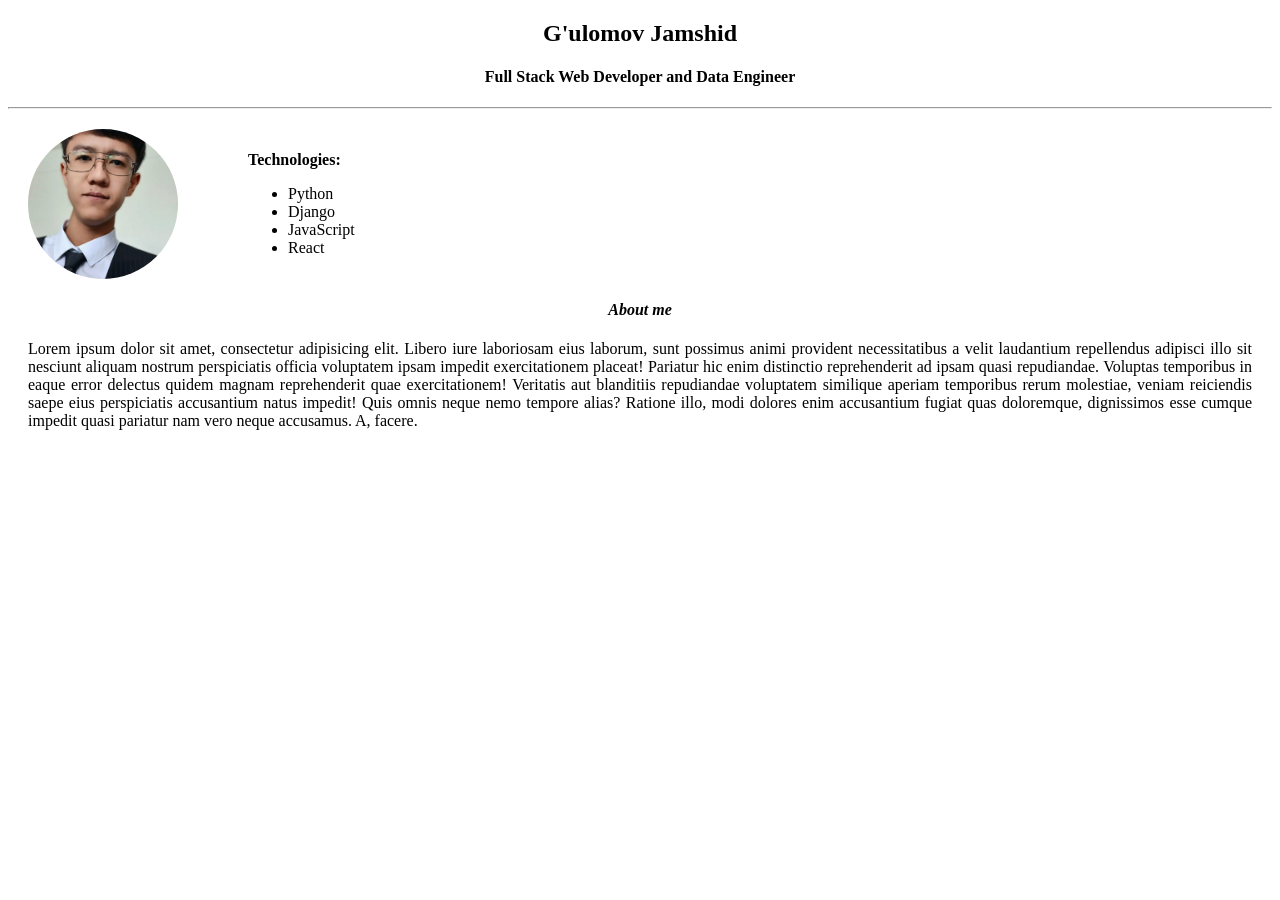
<file: cv/cv-jamshid/index.html>
<!doctype html>
<html lang="en">
  <head>
    <meta charset="UTF-8" />
    <meta name="viewport" content="width=device-width, initial-scale=1.0" />
    <title>Portfolio</title>
  </head>
  <body>
    <center><h2>G'ulomov Jamshid</h2></center>
    <center><h4>Full Stack Web Developer and Data Engineer</h4></center>
    <hr />
    <div style="display: flex; align-items: center; gap: 70px; margin: 20px">
      <img
        src="me.jpg"
        alt="Profile Image"
        width="150"
        height="150"
        style="border-radius: 50%; object-fit: cover"
      />

      <div>
        <p><b> Technologies:</b></p>

        <ul>
          <li>Python</li>
          <li>Django</li>
          <li>JavaScript</li>
          <li>React</li>
        </ul>
      </div>
    </div>
    <center><h4><i>About me</i></h4></center>
    <p style="margin: 20px; text-align: justify">
      Lorem ipsum dolor sit amet, consectetur adipisicing elit. Libero iure
      laboriosam eius laborum, sunt possimus animi provident necessitatibus a
      velit laudantium repellendus adipisci illo sit nesciunt aliquam nostrum
      perspiciatis officia voluptatem ipsam impedit exercitationem placeat!
      Pariatur hic enim distinctio reprehenderit ad ipsam quasi repudiandae.
      Voluptas temporibus in eaque error delectus quidem magnam reprehenderit
      quae exercitationem! Veritatis aut blanditiis repudiandae voluptatem
      similique aperiam temporibus rerum molestiae, veniam reiciendis saepe eius
      perspiciatis accusantium natus impedit! Quis omnis neque nemo tempore
      alias? Ratione illo, modi dolores enim accusantium fugiat quas doloremque,
      dignissimos esse cumque impedit quasi pariatur nam vero neque accusamus.
      A, facere.
    </p>
  </body>
</html>
</file>
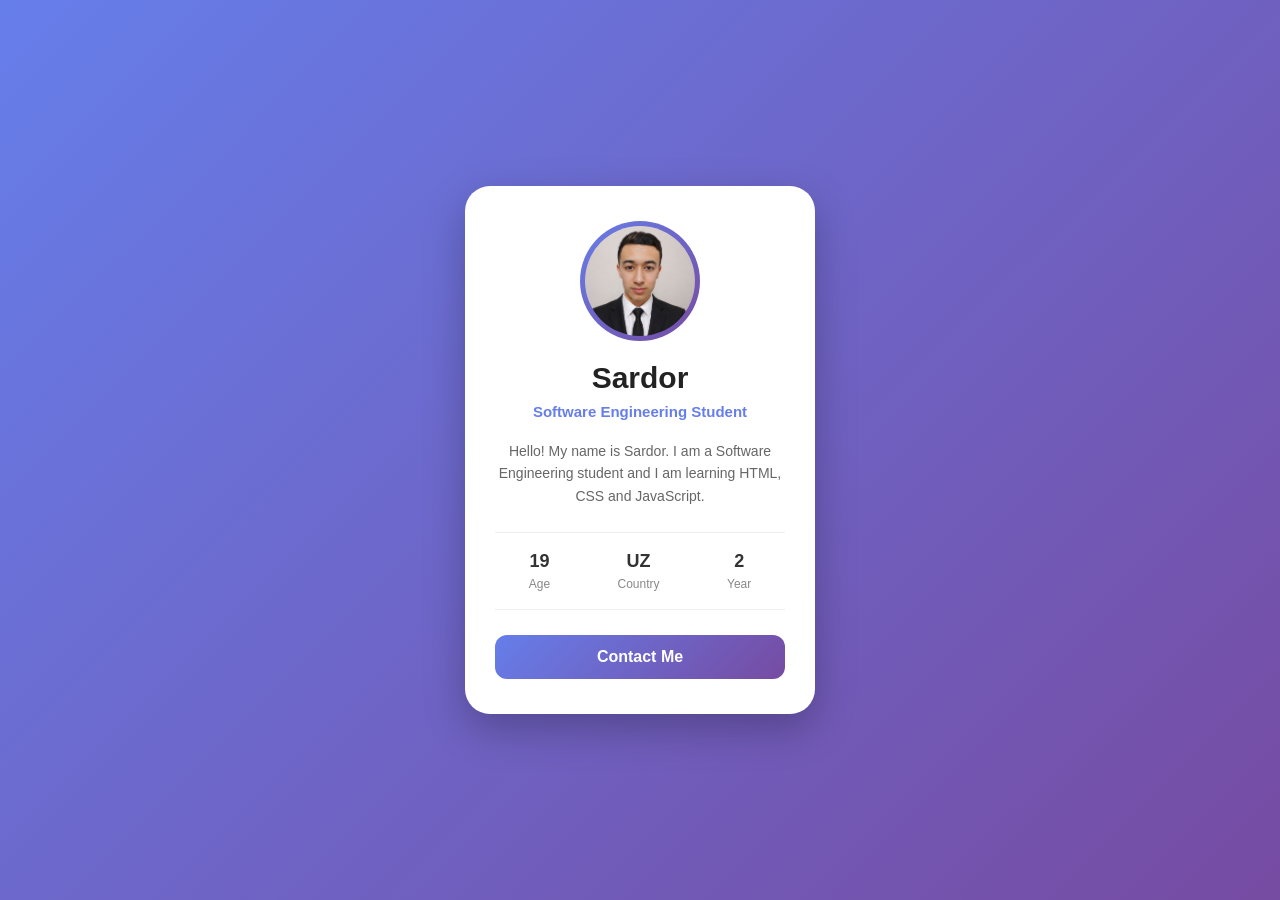
<file: cv/cv-sardor/index.html>
<!DOCTYPE html>
<html lang="en">
<head>
    <meta charset="UTF-8">
    <meta name="viewport" content="width=device-width, initial-scale=1.0">
    <title>My Profile</title>
    <link rel="stylesheet" href="style.css">
</head>
<body>

    <div class="profile-card">

        <div class="profile-image">
            <img src="my_photo.jpg" alt="Profile">
        </div>

        <h1>Sardor</h1>
        <p class="job">Software Engineering Student</p>

        <p class="about">
            Hello! My name is Sardor. I am a Software Engineering
            student and I am learning HTML, CSS and JavaScript.
        </p>

        <div class="info">
            <div>
                <strong>19</strong>
                <span>Age</span>
            </div>

            <div>
                <strong>UZ</strong>
                <span>Country</span>
            </div>

            <div>
                <strong>2</strong>
                <span>Year</span>
            </div>
        </div>

        <button>Contact Me</button>

    </div>

</body>
</html>
</file>
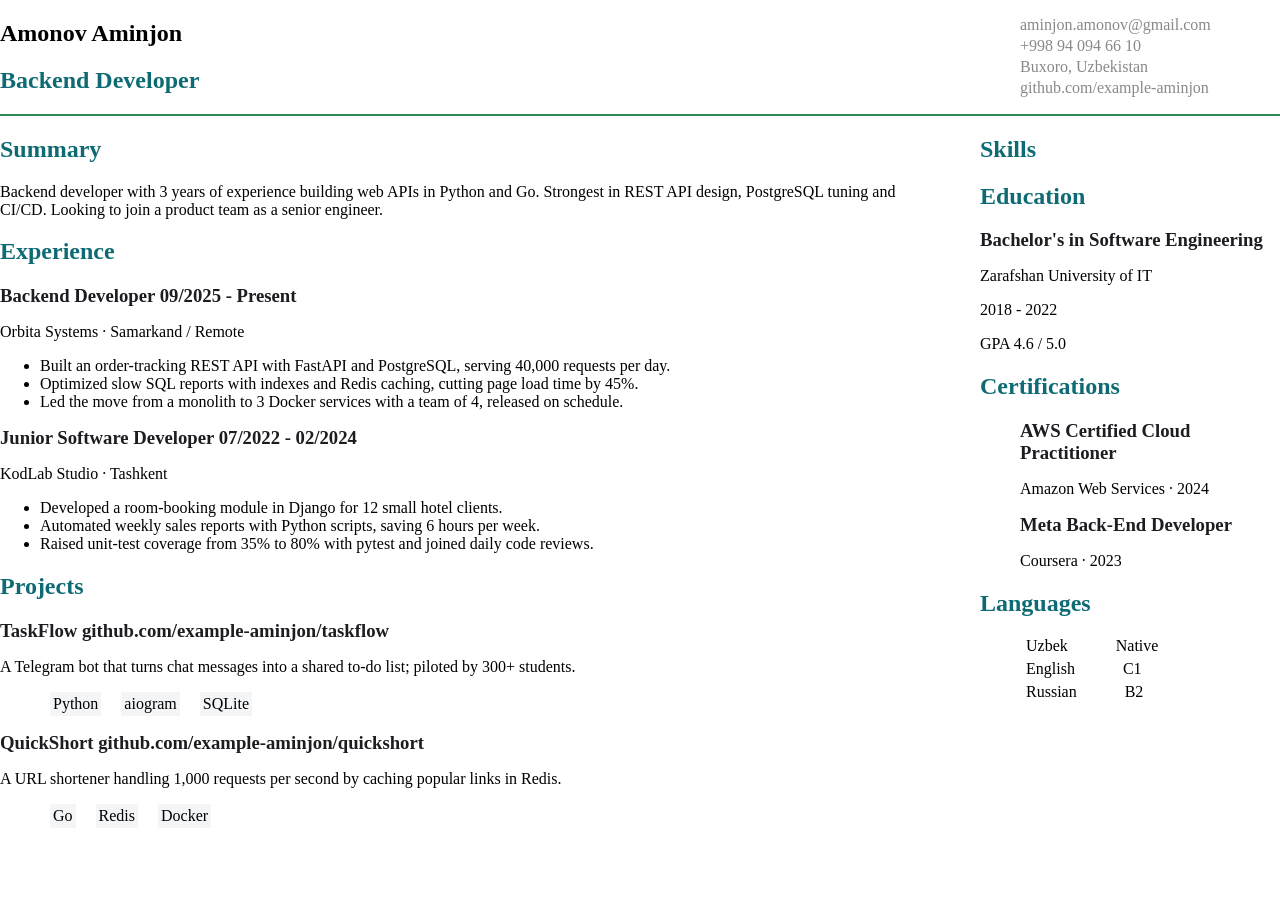
<file: cv/aminjonamonov.html>
<!DOCTYPE html>
<html lang="en">

<head>
    <meta charset="UTF-8">
    <meta name="viewport" content="width=device-width, initial-scale=1.0">
    <title>CV Amonov Aminjon</title>
    <link rel="stylesheet" href="style.css">
    <style>
        #main {
            width: 1300px;
            max-width: 100%;
            margin: 0 auto;
        }
    </style>
</head>

<body>
    <div id="main">

        <header>

            <div class="main-style">

            <section class="name">
                <h1>Amonov Aminjon</h1>
                <h2>Backend Developer</h2>
            </section>

            <section class="information">
                <ul>
                    <li>aminjon.amonov@gmail.com</li>
                    <li>+998 94 094 66 10</li>
                    <li>Buxoro, Uzbekistan</li>
                    <li>github.com/example-aminjon</li>
                </ul>
            </section>

            </div>

        </header>

        <div class="main-style">

            <main>

                <section class="summary">
                    <h2>Summary</h2>
                    <p>Backend developer with 3 years of experience building web APIs in Python and Go. Strongest in
                        REST
                        API design, PostgreSQL tuning and CI/CD. Looking to join a product team as a senior engineer.
                    </p>
                </section>

                <section class="experience">
                    <h2>Experience</h2>
                    <h3>Backend Developer <span>09/2025 - Present</span></h3>
                    <p>Orbita Systems · Samarkand / Remote</p>
                    <ul>
                        <li>Built an order-tracking REST API with FastAPI and PostgreSQL, serving 40,000 requests per
                            day.
                        </li>
                        <li>Optimized slow SQL reports with indexes and Redis caching, cutting page load time by 45%.
                        </li>
                        <li>Led the move from a monolith to 3 Docker services with a team of 4, released on schedule.
                        </li>
                    </ul>
                    <h3>Junior Software Developer <span>07/2022 - 02/2024</span></h3>
                    <p>KodLab Studio · Tashkent</p>
                    <ul>
                        <li>Developed a room-booking module in Django for 12 small hotel clients.</li>
                        <li>Automated weekly sales reports with Python scripts, saving 6 hours per week.</li>
                        <li>Raised unit-test coverage from 35% to 80% with pytest and joined daily code reviews.</li>
                    </ul>
                </section>

                <section class="projects">
                    <h2>Projects</h2>
                    <h3>TaskFlow <span>github.com/example-aminjon/taskflow</span></h3>
                    <p>A Telegram bot that turns chat messages into a shared to-do list; piloted by 300+ students.</p>
                    <ul>
                        <li>Python</li>
                        <li>aiogram</li>
                        <li>SQLite</li>
                    </ul>
                    <h3>QuickShort <span>github.com/example-aminjon/quickshort</span></h3>
                    <p>A URL shortener handling 1,000 requests per second by caching popular links in Redis.</p>
                    <ul>
                        <li>Go</li>
                        <li>Redis</li>
                        <li>Docker</li>
                    </ul>
                </section>

            </main>

            <aside>

                <section class="skills">
                    <h2>Skills</h2>

                </section>

                <section class="education">
                    <h2>Education</h2>
                    <h3>Bachelor's in Software Engineering</h3>
                    <p>Zarafshan University of IT</p>
                    <p>2018 - 2022</p>
                    <p>GPA 4.6 / 5.0</p>
                </section>

                <section class="certifications">
                    <h2>Certifications</h2>
                    <ul>
                        <li>
                            <h3>AWS Certified Cloud Practitioner</h3>
                            <p>Amazon Web Services · 2024</p>
                        </li>
                        <li>
                            <h3>Meta Back-End Developer</h3>
                            <p>Coursera · 2023</p>
                        </li>
                    </ul>
                </section>

                <section class="languages">
                    <h2>Languages</h2>
                    <ul>
                        <li>Uzbek <span>Native</span></li>
                        <li>English <span>C1</span></li>
                        <li>Russian <span>B2</span></li>
                    </ul>
                </section>

            </aside>

        </div>

    </div>
</body>

</html>
</file>
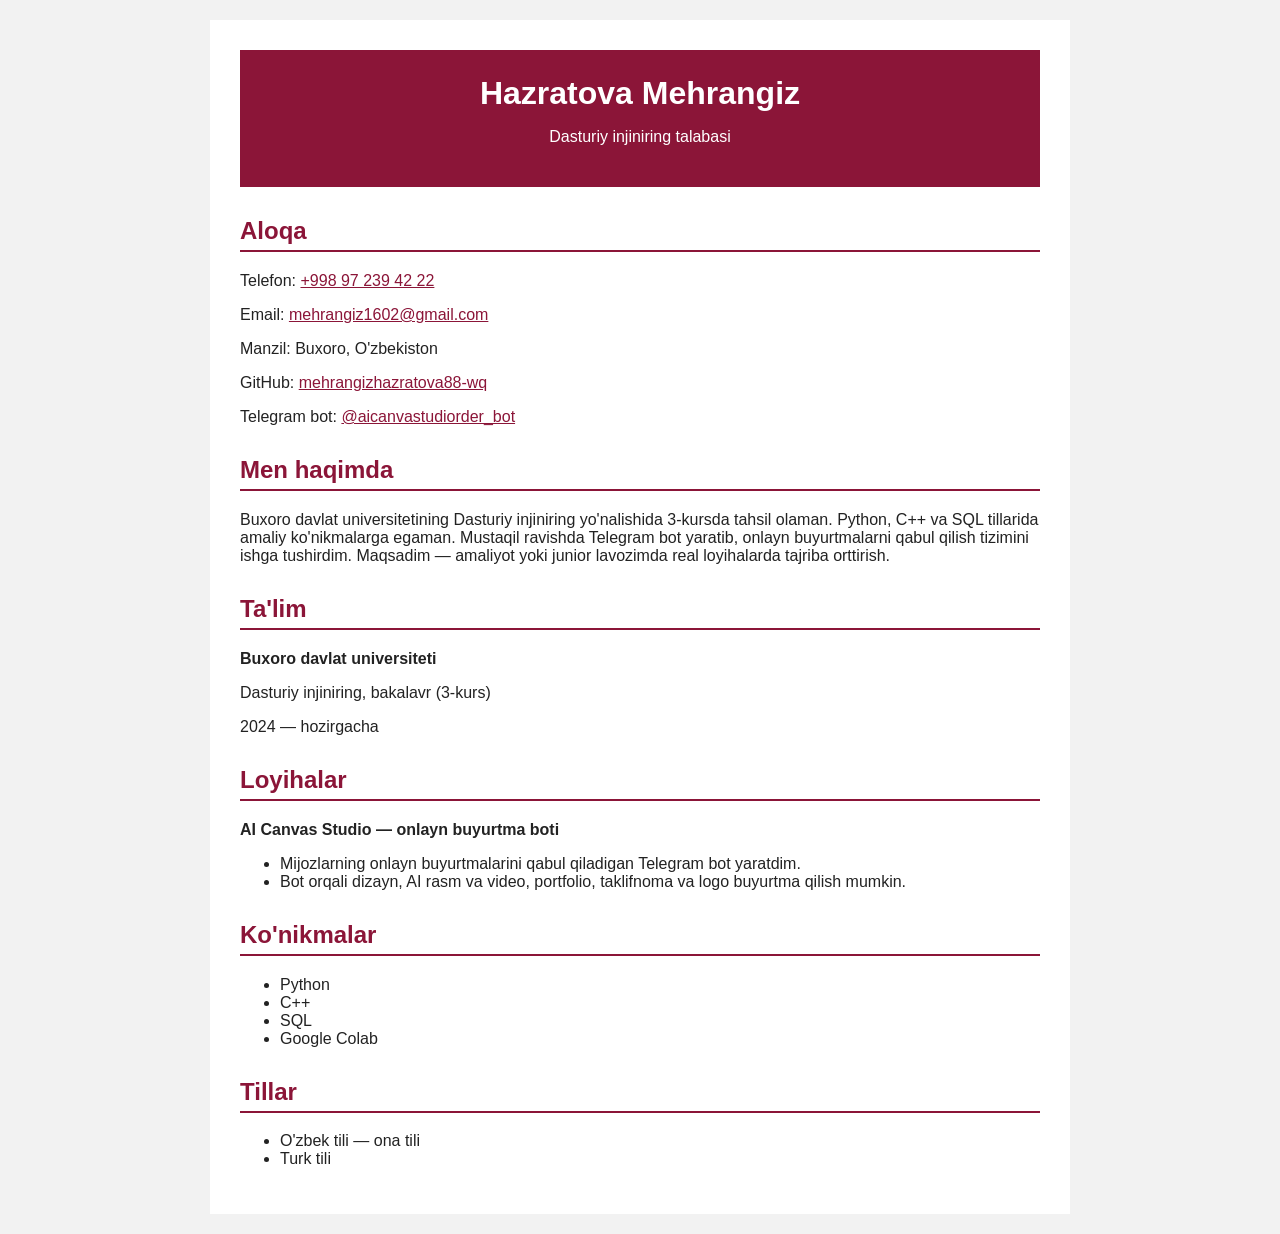
<file: cv/cv-mehrangiz/cv.html>
<!DOCTYPE html>
<html lang="uz">
<head>
  <!-- O'zbekcha harflar (o', g') to'g'ri chiqishi uchun -->
  <meta charset="utf-8">
  <!-- Sahifa nomi (brauzer yorlig'ida ko'rinadi) -->
  <title>Hazratova Mehrangiz — CV</title>

  <style>
    /* ===== CSS: sahifaning dizayni shu yerda ===== */

    /* Butun sahifa uchun: shrift, orqa fon rangi */
    body {
      font-family: Arial, sans-serif;
      background-color: #f2f2f2;
      color: #222222;
      margin: 0;
      padding: 20px;
    }

    /* CV ni o'rtaga qo'yadigan oq quti */
    .cv {
      max-width: 800px;      /* eng ko'pi bilan 800 piksel kenglik */
      margin: 0 auto;        /* o'rtaga joylash */
      background-color: white;
      padding: 30px;
    }

    /* Yuqoridagi cherry rangli qism (ism va lavozim) */
    .header {
      background-color: #8b1538;   /* cherry rangi */
      color: white;
      padding: 25px;
      text-align: center;
    }

    .header h1 {
      margin: 0;             /* ortiqcha oraliqni olib tashlaymiz */
    }

    /* Bo'lim sarlavhalari (Ta'lim, Loyihalar va h.k.) */
    h2 {
      color: #8b1538;
      border-bottom: 2px solid #8b1538;   /* sarlavha tagidagi chiziq */
      padding-bottom: 5px;
      margin-top: 30px;
    }

    /* Havolalar rangi */
    a {
      color: #8b1538;
    }
  </style>
</head>

<body>
  <!-- Butun CV shu quti ichida -->
  <div class="cv">

    <!-- 1. Ism va lavozim -->
    <div class="header">
      <h1>Hazratova Mehrangiz</h1>
      <p>Dasturiy injiniring talabasi</p>
    </div>

    <!-- 2. Aloqa ma'lumotlari -->
    <h2>Aloqa</h2>
    <p>Telefon: <a href="tel:+998972394222">+998 97 239 42 22</a></p>
    <p>Email: <a href="mailto:mehrangiz1602@gmail.com">mehrangiz1602@gmail.com</a></p>
    <p>Manzil: Buxoro, O'zbekiston</p>
    <p>GitHub: <a href="https://github.com/mehrangizhazratova88-wq">mehrangizhazratova88-wq</a></p>
    <p>Telegram bot: <a href="https://t.me/aicanvastudiorder_bot">@aicanvastudiorder_bot</a></p>

    <!-- 3. O'zim haqimda -->
    <h2>Men haqimda</h2>
    <p>
      Buxoro davlat universitetining Dasturiy injiniring yo'nalishida
      3-kursda tahsil olaman. Python, C++ va SQL tillarida amaliy
      ko'nikmalarga egaman. Mustaqil ravishda Telegram bot yaratib,
      onlayn buyurtmalarni qabul qilish tizimini ishga tushirdim.
      Maqsadim — amaliyot yoki junior lavozimda real loyihalarda
      tajriba orttirish.
    </p>

    <!-- 4. Ta'lim -->
    <h2>Ta'lim</h2>
    <p><b>Buxoro davlat universiteti</b></p>
    <p>Dasturiy injiniring, bakalavr (3-kurs)</p>
    <p>2024 — hozirgacha</p>

    <!-- 5. Loyihalar -->
    <h2>Loyihalar</h2>
    <p><b>AI Canvas Studio — onlayn buyurtma boti</b></p>
    <!-- ul = nuqtali ro'yxat, li = ro'yxatning har bir qatori -->
    <ul>
      <li>Mijozlarning onlayn buyurtmalarini qabul qiladigan Telegram bot yaratdim.</li>
      <li>Bot orqali dizayn, AI rasm va video, portfolio, taklifnoma va logo buyurtma qilish mumkin.</li>
    </ul>

    <!-- 6. Ko'nikmalar -->
    <h2>Ko'nikmalar</h2>
    <ul>
      <li>Python</li>
      <li>C++</li>
      <li>SQL</li>
      <li>Google Colab</li>
    </ul>

    <!-- 7. Tillar -->
    <h2>Tillar</h2>
    <ul>
      <li>O'zbek tili — ona tili</li>
      <li>Turk tili</li>
    </ul>

  </div>
</body>
</html>
</file>
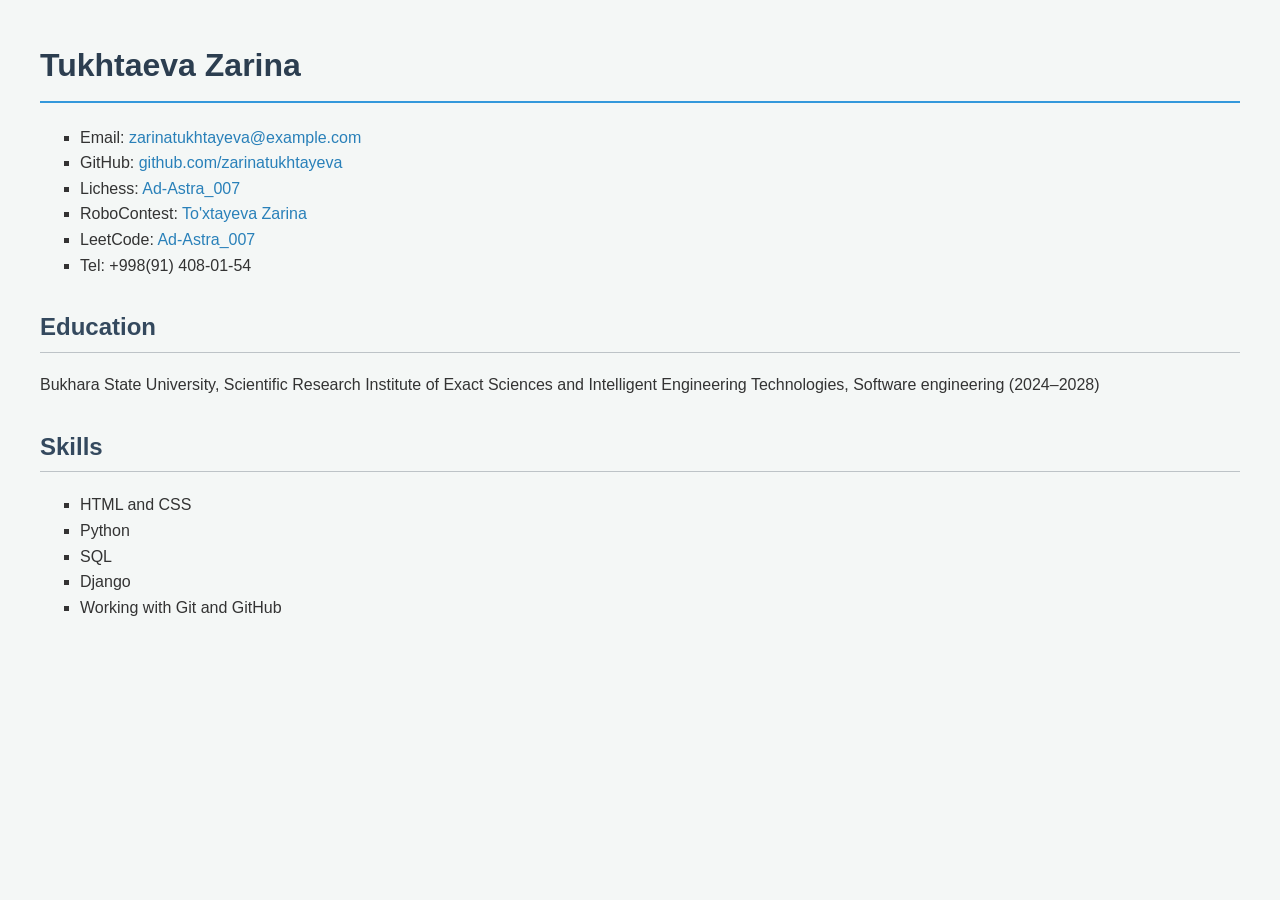
<file: cv/cv-zarina/Tukhtaeva_Zarina.html>
<!DOCTYPE html>
<html>
<head>
    <meta charset="UTF-8">
    <title>My CV - Tukhtaeva Zarina</title>
    <style>
        body {
            font-family: Arial, sans-serif;
            margin: 40px;
            background-color: #f4f7f6;
            color: #333333;
            line-height: 1.6;
        }
        h1 {
            color: #2c3e50;
            border-bottom: 2px solid #3498db;
            padding-bottom: 10px;
        }
        h2 {
            color: #34495e;
            border-bottom: 1px solid #bdc3c7;
            padding-bottom: 5px;
            margin-top: 30px;
        }
        ul {
            list-style-type: square;
        }
        a {
            color: #2980b9;
            text-decoration: none;
        }
        a:hover {
            text-decoration: underline;
        }
    </style>
</head>
<body>
    <h1>Tukhtaeva Zarina</h1>
    
    <ul>
        <li>Email: <a href="mailto:zarinatukhtayeva@example.com">zarinatukhtayeva@example.com</a></li>
        <li>GitHub: <a href="https://github.com/zarinatukhtayeva">github.com/zarinatukhtayeva</a></li>
	<li>Lichess: <a href="https://lichess.org/@/Ad-Astra_007">Ad-Astra_007</a></li>
	<li>RoboContest: <a href="https://robocontest.uz/profile/ad-astra_007">To'xtayeva Zarina</a></li>
	<li>LeetCode: <a href="https://leetcode.com/Ad-Astra_007">Ad-Astra_007</a></li>
        <li>Tel: +998(91) 408-01-54</li>
    </ul>

    <h2>Education</h2>
    <p>Bukhara State University, Scientific Research Institute of Exact Sciences and Intelligent Engineering Technologies, Software engineering (2024–2028)</p>

    <h2>Skills</h2>
    <ul>
        <li>HTML and CSS</li>
        <li>Python</li>
        <li>SQL</li>
        <li>Django</li>
        <li>Working with Git and GitHub</li>
    </ul>
</body>
</html>
</file>
<file: cv/cv-sardor/style.css>
* {
    margin: 0;
    padding: 0;
    box-sizing: border-box;
}

body {
    min-height: 100vh;
    display: flex;
    justify-content: center;
    align-items: center;
    background: linear-gradient(135deg, #667eea, #764ba2);
    font-family: Arial, sans-serif;
}

.profile-card {
    width: 350px;
    background-color: white;
    padding: 35px 30px;
    border-radius: 25px;
    text-align: center;
    box-shadow: 0 15px 40px rgba(0, 0, 0, 0.25);
}

.profile-image {
    width: 120px;
    height: 120px;
    margin: 0 auto 20px;
    border-radius: 50%;
    padding: 5px;
    background: linear-gradient(135deg, #667eea, #764ba2);
}

.profile-image img {
    width: 100%;
    height: 100%;
    border-radius: 50%;
    object-fit: cover;
}

h1 {
    font-size: 30px;
    color: #222;
    margin-bottom: 8px;
}

.job {
    color: #667eea;
    font-size: 15px;
    font-weight: bold;
    margin-bottom: 20px;
}

.about {
    color: #666;
    line-height: 1.6;
    font-size: 14px;
    margin-bottom: 25px;
}

.info {
    display: flex;
    justify-content: space-around;
    border-top: 1px solid #eee;
    border-bottom: 1px solid #eee;
    padding: 18px 0;
    margin-bottom: 25px;
}

.info div {
    display: flex;
    flex-direction: column;
    gap: 5px;
}

.info strong {
    font-size: 18px;
    color: #333;
}

.info span {
    font-size: 12px;
    color: #888;
}

button {
    width: 100%;
    padding: 13px;
    border: none;
    border-radius: 12px;
    background: linear-gradient(135deg, #667eea, #764ba2);
    color: white;
    font-size: 16px;
    font-weight: bold;
    cursor: pointer;
    transition: 0.3s;
}

button:hover {
    transform: translateY(-3px);
}
</file>
<file: cv/style.css>
body {
    margin: 0;
    padding: 0;
}


#main {
    width: 1300px;
    max-width: 100%;
    margin: 0 auto;
}

.main-style {
    display: flex;
    gap: 36px;
}

.name {
    flex: 1;
    min-width: 0;
}

.information {
    width: 300px;
    flex-shrink: 0;
}

main {
    flex: 1;
    min-width: 0;
}

aside {
    width: 300px;
    flex-shrink: 0;
}

header {
    border-bottom: 2px solid seagreen;
}

.information li {
    list-style-type: none;
    margin: 3px 0;
    color: #8a888a;
}

.certifications li {
    list-style: none;
    margin: 5px 0;
}

.languages li {
    list-style: none;
    margin: 5px 6px;
}

.languages span {
    margin-left: 44px;
}

.projects li {
    list-style: none;
    margin: 0 10px;
    background-color: #f4f5f7;
    padding: 3px;
}

.projects ul {
    display: flex;
}

h2 {
    color: #0e6b73;
}

h3 {
    color: #1b1d21;
    margin: 1px auto;
}

span {
    text-align: end;
}
</file>
